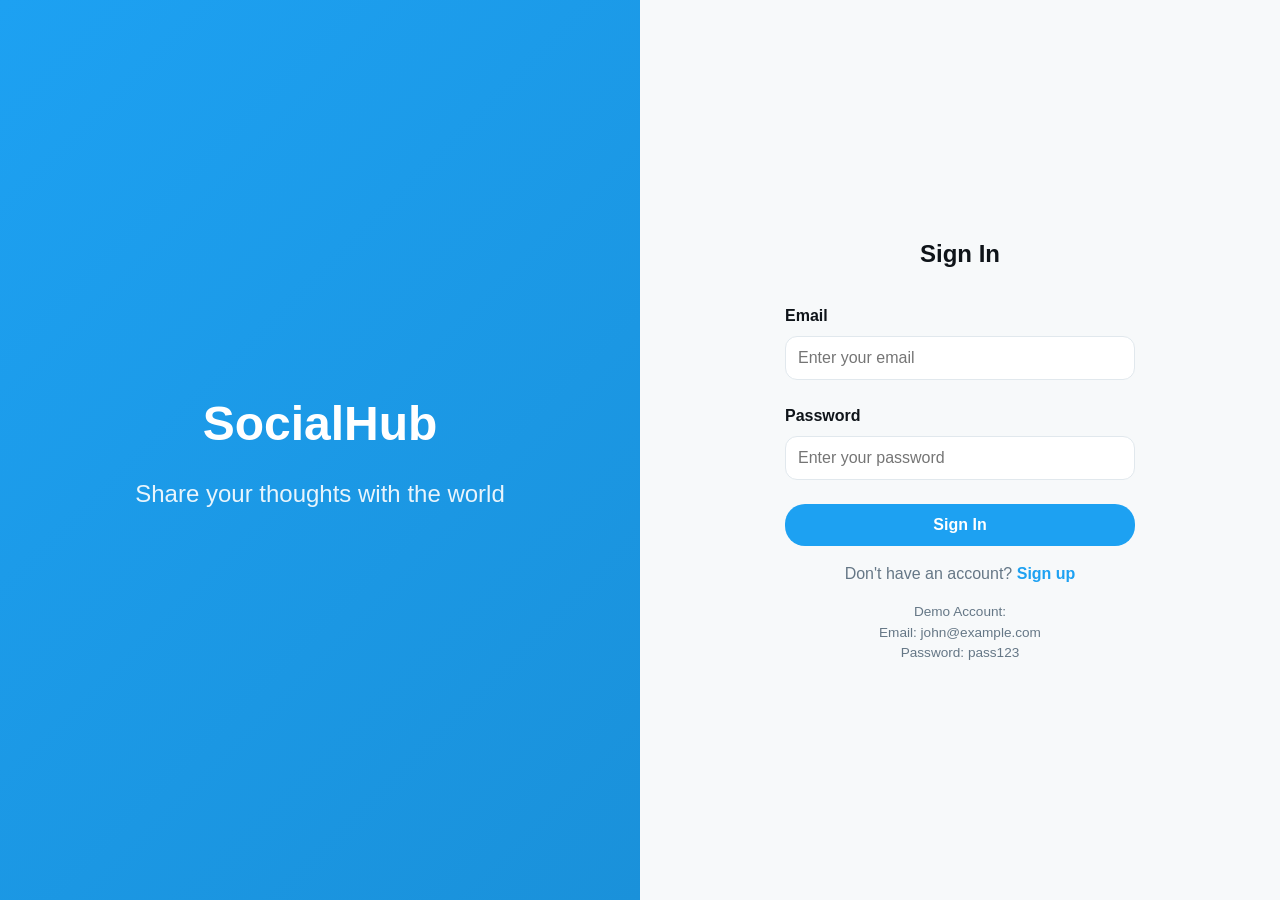
<file: SocialHub/index.html>
<!DOCTYPE html>
<html lang="en">
<head>
  <meta charset="UTF-8">
  <meta name="viewport" content="width=device-width, initial-scale=1.0">
  <title>Home - SocialHub</title>
  <link rel="stylesheet" href="css/style.css">
</head>
<body>
  <!-- Navigation Bar -->
  <nav class="navbar">
    <div class="navbar-container">
      <a href="index.html" class="logo">🌐 SocialHub</a>
      
      <div class="nav-center">
        <input type="text" class="search-box" id="search-input" placeholder="Search users...">
      </div>

      <div class="nav-right">
        <button class="nav-icon" title="Home">🏠</button>
        <button class="nav-icon" title="Notifications">🔔</button>
        <button class="nav-icon" title="Messages">💬</button>
        <button class="nav-icon" onclick="Utils.toggleDarkMode()" title="Dark Mode">🌙</button>
        
        <div id="auth-div" style="display: flex; gap: 0.5rem;">
          <a href="login.html" class="btn btn-secondary">Login</a>
          <a href="register.html" class="btn btn-primary">Sign Up</a>
        </div>

        <div id="user-div" style="display: none; align-items: center; gap: 1rem;">
          <img id="user-avatar-nav" class="user-avatar-nav" alt="User">
          <span style="color: var(--text); font-weight: 600;"><span id="user-name-display">User</span></span>
          <button class="nav-icon" onclick="Auth.logout()" title="Logout">🚪</button>
        </div>

        <button class="menu-toggle" onclick="document.querySelector('.sidebar').classList.toggle('active')">☰</button>
      </div>
    </div>
  </nav>

  <!-- Main Container -->
  <div class="main-container">
    <!-- Left Sidebar -->
    <aside class="sidebar">
      <nav class="sidebar-nav">
        <li><a href="index.html" class="active">🏠 Home</a></li>
        <li><a href="explore.html">🔍 Explore</a></li>
        <li><a href="messages.html">💬 Messages</a></li>
        <li><a href="bookmarks.html">🔖 Bookmarks</a></li>
        <li><a href="#" onclick="goToProfile()">👤 Profile</a></li>
      </nav>
    </aside>

    <!-- Feed -->
    <main class="feed">
      <div class="feed-header">
        <h2>Home</h2>
      </div>

      <!-- Post Composer -->
      <div class="post-composer" id="composer-section" style="display: none;">
        <img id="composer-avatar" class="composer-avatar" alt="Your avatar">
        <div class="composer-form">
          <textarea class="composer-textarea" id="post-textarea" placeholder="What's happening?!"></textarea>
          <div class="composer-actions">
            <div class="composer-icons">
              <button type="button" title="Add image">📷</button>
              <button type="button" title="Add emoji">😊</button>
              <button type="button" title="Add poll">📊</button>
            </div>
            <button class="btn btn-primary" onclick="createPost()">Post</button>
          </div>
        </div>
      </div>

      <!-- Posts Feed -->
      <div id="posts-container">
        <div class="spinner"></div>
      </div>
    </main>

    <!-- Right Sidebar -->
    <aside class="right-sidebar">
      <!-- Trends Card -->
      <div class="card">
        <h3>Trending Hashtags</h3>
        <div id="trends-container">
          <div class="spinner"></div>
        </div>
      </div>

      <!-- Who to Follow Card -->
      <div class="card">
        <h3>Who to follow</h3>
        <div id="suggestions-container">
          <div class="spinner"></div>
        </div>
      </div>
    </aside>
  </div>

  <!-- Modals -->
  <div id="post-detail-modal" class="modal">
    <div class="modal-content">
      <div class="modal-header">
        <h2>Post Details</h2>
        <button class="modal-close" onclick="Utils.closeModal('post-detail-modal')">✕</button>
      </div>
      <div id="post-detail-content"></div>
    </div>
  </div>

  <script src="js/database.js"></script>
  <script src="js/api.js"></script>
  <script src="js/utils.js"></script>
  <script src="js/auth.js"></script>

  <script>
    // Initialize page
    document.addEventListener('DOMContentLoaded', async () => {
      Auth.requireLogin();
      const user = Auth.getCurrentUser();
      
      if (user) {
        document.getElementById('composer-section').style.display = 'block';
        document.getElementById('composer-avatar').src = user.avatar;
        await loadPosts();
        await loadSuggestions();
        await loadTrending();
      }
    });

    // Load posts
    async function loadPosts() {
      const container = document.getElementById('posts-container');
      container.innerHTML = '<div class="spinner"></div>';
      
      try {
        const posts = await SocialAPI.getPosts();
        if (posts.length === 0) {
          container.innerHTML = '<p class="text-center text-muted" style="padding: 2rem;">No posts yet. Follow some users to get started!</p>';
          return;
        }

        const currentUser = Auth.getCurrentUser();
        container.innerHTML = posts.map(post => renderPost(post, currentUser)).join('');
        attachPostListeners();
      } catch (error) {
        container.innerHTML = '<p class="text-center text-muted" style="padding: 2rem;">Error loading posts</p>';
      }
    }

    // Render post with hashtags
    function renderPost(post, currentUser) {
      const user = getDatabase().users.find(u => u.id === post.userId);
      const comments = getDatabase().comments.filter(c => c.postId === post.id);
      
      // Create clickable hashtags
      let contentWithHashtags = Utils.escapeHtml(post.content);
      if (post.hashtags && post.hashtags.length > 0) {
        post.hashtags.forEach(tag => {
          const hashtagRegex = new RegExp(`#${tag}\\b`, 'gi');
          contentWithHashtags = contentWithHashtags.replace(hashtagRegex, `<a href="hashtag.html?tag=${tag}" class="hashtag">#${tag}</a>`);
        });
      }
      
      return `
        <div class="post" data-post-id="${post.id}">
          <div class="post-header">
            <div class="post-user">
              <img src="${user.avatar}" class="post-avatar" alt="${user.name}">
              <div class="post-user-info">
                <a href="profile.html?user=${user.id}" class="post-user-name">${user.name}</a>
                <span class="post-user-handle">@${user.username}</span>
              </div>
            </div>
            <div style="color: var(--text-secondary); font-size: 0.9rem;">${Utils.formatTime(post.timestamp)}${post.isEdited ? ' (edited)' : ''}</div>
          </div>

          <div class="post-content">${contentWithHashtags}</div>
          
          ${post.image ? `<img src="${post.image}" class="post-image" alt="Post image">` : ''}

          <div class="post-stats">
            <div class="post-stat"><span>${Utils.formatCount(post.comments)}</span> Comments</div>
            <div class="post-stat"><span>${Utils.formatCount(post.likes)}</span> Likes</div>
            <div class="post-stat"><span>${Utils.formatCount(post.shares)}</span> Shares</div>
          </div>

          <div class="post-actions">
            <button class="post-action" onclick="replyPost(${post.id})">💬 Reply</button>
            <button class="post-action" onclick="likePost(${post.id})">❤️ Like</button>
            <button class="post-action" onclick="sharePost(${post.id})">🔄 Share</button>
          </div>
        </div>
      `;
    }

    // Create post
    async function createPost() {
      const content = document.getElementById('post-textarea').value;
      if (!content.trim()) {
        Utils.showNotification('Please write something', 'warning');
        return;
      }

      const user = Auth.getCurrentUser();
      try {
        await SocialAPI.createPost(user.id, content);
        document.getElementById('post-textarea').value = '';
        Utils.showNotification('Post created successfully!', 'success');
        await loadPosts();
      } catch (error) {
        Utils.showNotification(error.message, 'error');
      }
    }

    // Like post
    async function likePost(postId) {
      const user = Auth.getCurrentUser();
      const db = getDatabase();
      const post = db.posts.find(p => p.id === postId);
      const isLiked = db.postLikes[postId] && db.postLikes[postId].includes(user.id);

      try {
        if (isLiked) {
          await SocialAPI.unlikePost(postId, user.id);
        } else {
          await SocialAPI.likePost(postId, user.id);
        }
        await loadPosts();
      } catch (error) {
        Utils.showNotification(error.message, 'error');
      }
    }

    // Reply to post
    function replyPost(postId) {
      Utils.showNotification('Reply feature coming soon!', 'info');
    }

    // Share post
    function sharePost(postId) {
      Utils.showNotification('Shared! 🎉', 'success');
    }

    // Load suggestions
    async function loadSuggestions() {
      const container = document.getElementById('suggestions-container');
      const currentUser = Auth.getCurrentUser();
      
      try {
        const users = await SocialAPI.getAllUsers();
        const suggestions = users.filter(u => u.id !== currentUser.id).slice(0, 3);

        container.innerHTML = suggestions.map(user => `
          <div class="people-item">
            <img src="${user.avatar}" class="people-avatar" alt="${user.name}">
            <div class="people-info">
              <a href="profile.html?user=${user.id}" class="people-name">${user.name}</a>
              <div class="people-handle">@${user.username}</div>
            </div>
            <button class="btn btn-primary people-action" onclick="followUser(${user.id})">Follow</button>
          </div>
        `).join('');
      } catch (error) {
        container.innerHTML = '<p class="text-center text-muted">Error loading suggestions</p>';
      }
    }

    // Load trending hashtags
    async function loadTrending() {
      const container = document.getElementById('trends-container');
      try {
        const trending = await SocialAPI.getTrendingHashtags(8);
        if (trending.length === 0) {
          container.innerHTML = '<p class="text-center text-muted">No trending hashtags yet</p>';
          return;
        }

        container.innerHTML = trending.map((trend, index) => `
          <div class="trends-item" onclick="window.location.href='hashtag.html?tag=${trend.tag}'">
            <div class="trend-label">${trend.trend === 'up' ? '📈' : trend.trend === 'down' ? '📉' : '→'} Trending ${index + 1}</div>
            <div class="trend-title">#${trend.tag}</div>
            <div class="trend-count">${Utils.formatCount(trend.posts)} posts</div>
          </div>
        `).join('');
      } catch (error) {
        container.innerHTML = '<p class="text-center text-muted">Error loading trends</p>';
      }
    }

    // Follow user
    async function followUser(userId) {
      const user = Auth.getCurrentUser();
      try {
        await SocialAPI.followUser(user.id, userId);
        Utils.showNotification('User followed!', 'success');
        await loadSuggestions();
      } catch (error) {
        Utils.showNotification(error.message, 'error');
      }
    }

    // Go to profile
    function goToProfile() {
      const user = Auth.getCurrentUser();
      window.location.href = `profile.html?user=${user.id}`;
    }

    // Attach post listeners
    function attachPostListeners() {
      document.querySelectorAll('.post').forEach(post => {
        post.addEventListener('click', function(e) {
          if (!e.target.closest('.post-action') && !e.target.closest('a')) {
            const postId = this.dataset.postId;
            window.location.href = `post.html?id=${postId}`;
          }
        });
      });
    }

    // Search users
    const searchInput = document.getElementById('search-input');
    const debouncedSearch = Utils.debounce(async (query) => {
      if (query.length < 2) return;
      const users = await SocialAPI.searchUsers(query);
      // Show search results (can be enhanced with dropdown)
    }, 300);

    searchInput.addEventListener('input', (e) => {
      debouncedSearch(e.target.value);
    });
  </script>
</body>
</html>
</file>
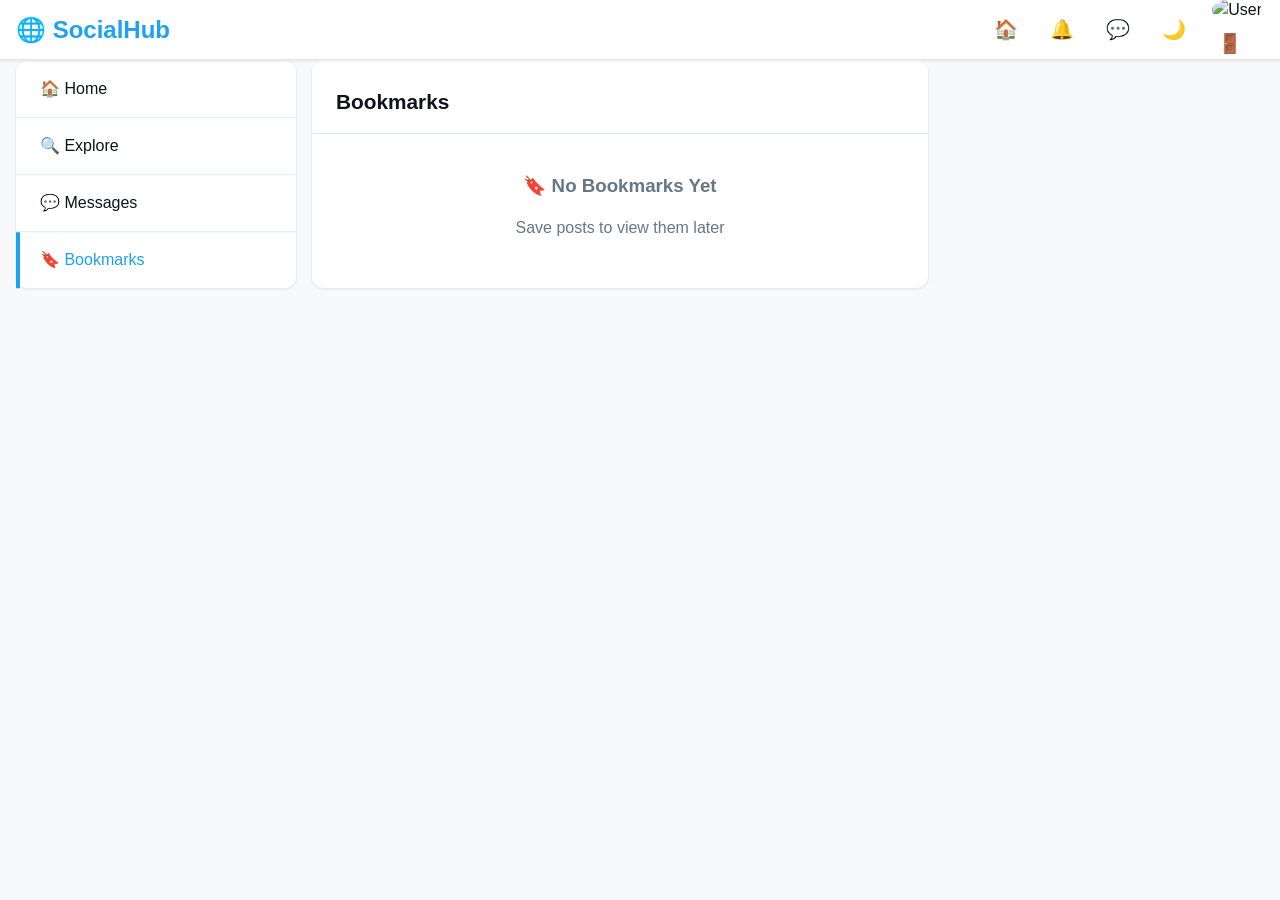
<file: SocialHub/bookmarks.html>
<!DOCTYPE html>
<html lang="en">
<head>
  <meta charset="UTF-8">
  <meta name="viewport" content="width=device-width, initial-scale=1.0">
  <title>Bookmarks - SocialHub</title>
  <link rel="stylesheet" href="css/style.css">
</head>
<body>
  <nav class="navbar">
    <div class="navbar-container">
      <a href="index.html" class="logo">🌐 SocialHub</a>
      <div class="nav-center"></div>
      <div class="nav-right">
        <button class="nav-icon" onclick="window.location.href='index.html'">🏠</button>
        <button class="nav-icon">🔔</button>
        <button class="nav-icon">💬</button>
        <button class="nav-icon" onclick="Utils.toggleDarkMode()">🌙</button>
        <div id="user-div">
          <img id="user-avatar-nav" class="user-avatar-nav" alt="User">
          <button class="nav-icon" onclick="Auth.logout()">🚪</button>
        </div>
      </div>
    </div>
  </nav>

  <div class="main-container">
    <aside class="sidebar">
      <nav class="sidebar-nav">
        <li><a href="index.html">🏠 Home</a></li>
        <li><a href="explore.html">🔍 Explore</a></li>
        <li><a href="messages.html">💬 Messages</a></li>
        <li><a href="bookmarks.html" class="active">🔖 Bookmarks</a></li>
      </nav>
    </aside>

    <main class="feed">
      <div class="feed-header">
        <h2>Bookmarks</h2>
      </div>
      <div style="padding: 3rem; text-align: center;">
        <h3 style="color: var(--text-secondary);">🔖 No Bookmarks Yet</h3>
        <p style="color: var(--text-secondary); margin-top: 1rem;">Save posts to view them later</p>
      </div>
    </main>
  </div>

  <script src="js/database.js"></script>
  <script src="js/api.js"></script>
  <script src="js/utils.js"></script>
  <script src="js/auth.js"></script>
</body>
</html>
</file>
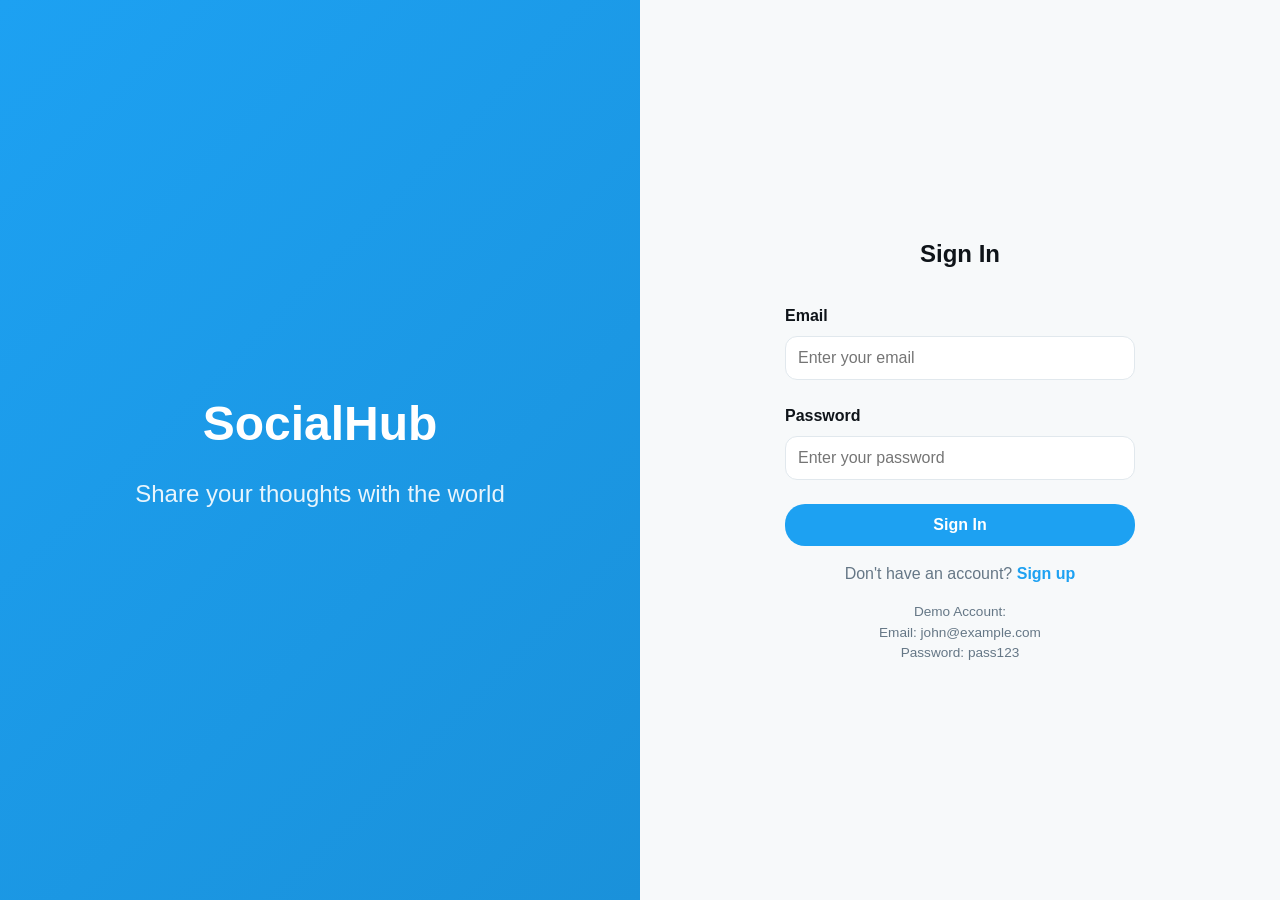
<file: SocialHub/explore.html>
<!DOCTYPE html>
<html lang="en">
<head>
  <meta charset="UTF-8">
  <meta name="viewport" content="width=device-width, initial-scale=1.0">
  <title>Explore - SocialHub</title>
  <link rel="stylesheet" href="css/style.css">
</head>
<body>
  <nav class="navbar">
    <div class="navbar-container">
      <a href="index.html" class="logo">🌐 SocialHub</a>
      <div class="nav-center">
        <input type="text" class="search-box" placeholder="Search users...">
      </div>
      <div class="nav-right">
        <button class="nav-icon" onclick="window.location.href='index.html'">🏠</button>
        <button class="nav-icon">🔔</button>
        <button class="nav-icon">💬</button>
        <button class="nav-icon" onclick="Utils.toggleDarkMode()">🌙</button>
        <div id="auth-div" style="display: flex; gap: 0.5rem;">
          <a href="login.html" class="btn btn-secondary">Login</a>
        </div>
        <div id="user-div" style="display: none; align-items: center; gap: 1rem;">
          <img id="user-avatar-nav" class="user-avatar-nav" alt="User">
          <button class="nav-icon" onclick="Auth.logout()">🚪</button>
        </div>
      </div>
    </div>
  </nav>

  <div class="main-container">
    <aside class="sidebar">
      <nav class="sidebar-nav">
        <li><a href="index.html">🏠 Home</a></li>
        <li><a href="explore.html" class="active">🔍 Explore</a></li>
        <li><a href="messages.html">💬 Messages</a></li>
        <li><a href="bookmarks.html">🔖 Bookmarks</a></li>
      </nav>
    </aside>

    <main class="feed">
      <div class="feed-header">
        <h2>Explore</h2>
      </div>
      <div style="padding: 3rem; text-align: center;">
        <h3>Discover New Trends & Users</h3>
        <p style="color: var(--text-secondary); margin-top: 1rem;">Explore the latest posts and users in SocialHub</p>
        <div id="explore-container" style="margin-top: 2rem;">
          <div class="spinner"></div>
        </div>
      </div>
    </main>

    <aside class="right-sidebar">
      <div class="card">
        <h3>Popular Topics</h3>
        <div class="trends-item">
          <div class="trend-label">Trending Worldwide</div>
          <div class="trend-title">#WebDevelopment</div>
          <div class="trend-count">1.2M posts</div>
        </div>
        <div class="trends-item">
          <div class="trend-label">Technology · Trending</div>
          <div class="trend-title">JavaScript</div>
          <div class="trend-count">892K posts</div>
        </div>
      </div>
    </aside>
  </div>

  <script src="js/database.js"></script>
  <script src="js/api.js"></script>
  <script src="js/utils.js"></script>
  <script src="js/auth.js"></script>

  <script>
    document.addEventListener('DOMContentLoaded', async () => {
      Auth.requireLogin();
      const posts = await SocialAPI.getPosts();
      const container = document.getElementById('explore-container');
      
      container.innerHTML = posts.map(post => {
        const user = getDatabase().users.find(u => u.id === post.userId);
        return `
          <div class="post" onclick="window.location.href='post.html?id=${post.id}'">
            <div class="post-header">
              <div class="post-user">
                <img src="${user.avatar}" class="post-avatar" alt="${user.name}">
                <div>
                  <a href="profile.html?user=${user.id}" class="post-user-name">${user.name}</a>
                  <span class="post-user-handle">@${user.username}</span>
                </div>
              </div>
            </div>
            <div class="post-content">${Utils.escapeHtml(post.content)}</div>
            ${post.image ? `<img src="${post.image}" class="post-image">` : ''}
          </div>
        `;
      }).join('');
    });
  </script>
</body>
</html>
</file>
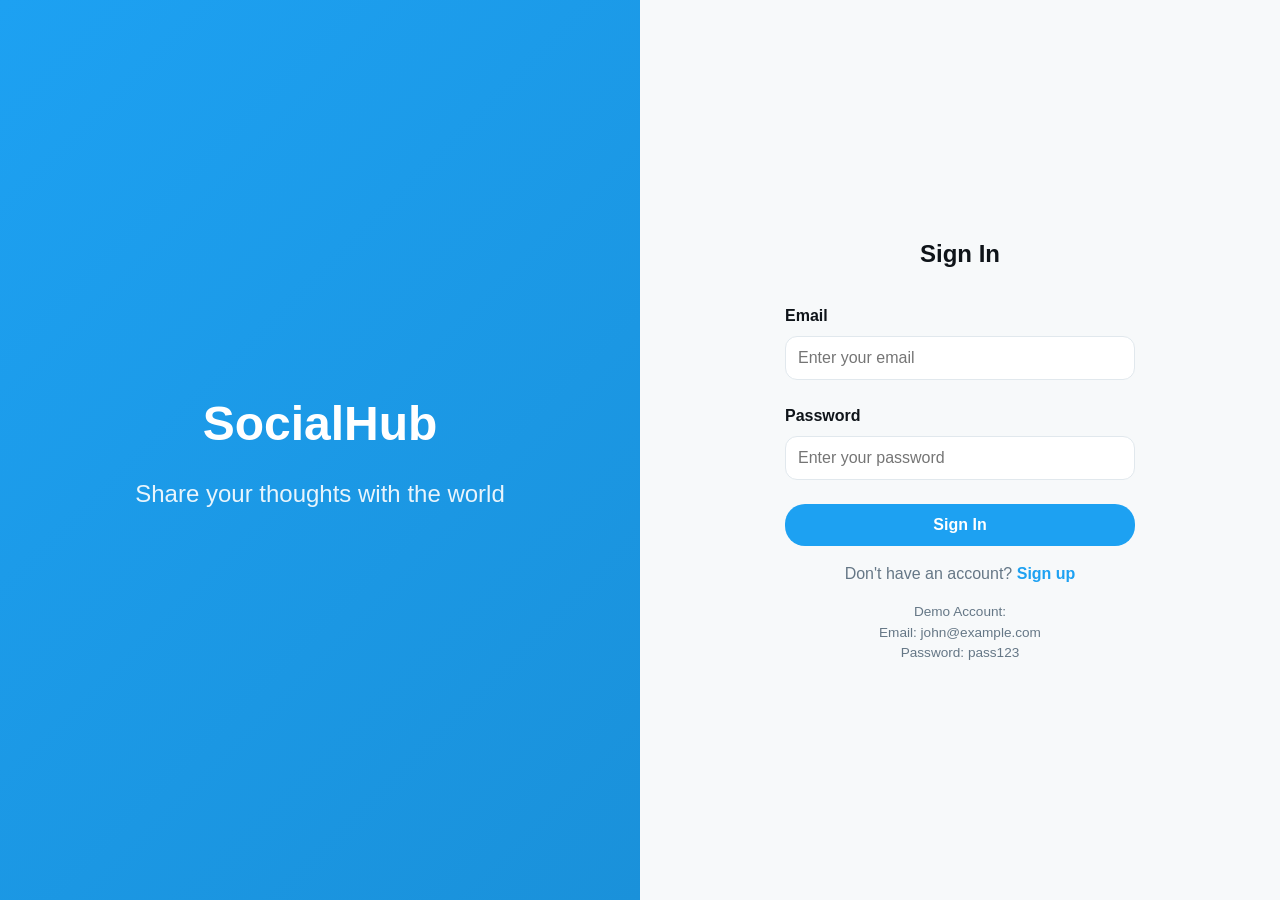
<file: SocialHub/hashtag.html>
<!DOCTYPE html>
<html lang="en">
<head>
  <meta charset="UTF-8">
  <meta name="viewport" content="width=device-width, initial-scale=1.0">
  <title>Hashtag - SocialHub</title>
  <link rel="stylesheet" href="css/style.css">
</head>
<body>
  <nav class="navbar">
    <div class="navbar-container">
      <a href="index.html" class="logo">🌐 SocialHub</a>
      <div class="nav-center">
        <input type="text" class="search-box" placeholder="Search users...">
      </div>
      <div class="nav-right">
        <button class="nav-icon" onclick="window.location.href='index.html'">🏠</button>
        <button class="nav-icon">🔔</button>
        <button class="nav-icon">💬</button>
        <button class="nav-icon" onclick="Utils.toggleDarkMode()">🌙</button>
        <div id="auth-div" style="display: flex; gap: 0.5rem;">
          <a href="login.html" class="btn btn-secondary">Login</a>
        </div>
        <div id="user-div" style="display: none; align-items: center; gap: 1rem;">
          <img id="user-avatar-nav" class="user-avatar-nav" alt="User">
          <button class="nav-icon" onclick="Auth.logout()">🚪</button>
        </div>
      </div>
    </div>
  </nav>

  <div class="main-container">
    <aside class="sidebar">
      <nav class="sidebar-nav">
        <li><a href="index.html">🏠 Home</a></li>
        <li><a href="explore.html">🔍 Explore</a></li>
        <li><a href="messages.html">💬 Messages</a></li>
        <li><a href="bookmarks.html">🔖 Bookmarks</a></li>
      </nav>
    </aside>

    <main class="feed">
      <div class="feed-header">
        <h2 id="hashtag-title"># Loading...</h2>
        <p id="hashtag-stats" style="color: var(--text-secondary); font-size: 0.9rem; margin-top: 0.5rem;">
          <span id="post-count">0</span> posts
        </p>
      </div>

      <div id="hashtag-posts">
        <div class="spinner"></div>
      </div>
    </main>

    <aside class="right-sidebar">
      <div class="card">
        <h3>Related Hashtags</h3>
        <div id="related-hashtags">
          <div class="spinner"></div>
        </div>
      </div>
    </aside>
  </div>

  <script src="js/database.js"></script>
  <script src="js/api.js"></script>
  <script src="js/utils.js"></script>
  <script src="js/auth.js"></script>

  <script>
    let currentTag;

    document.addEventListener('DOMContentLoaded', async () => {
      Auth.requireLogin();
      const params = new URLSearchParams(window.location.search);
      currentTag = params.get('tag');

      if (!currentTag) {
        document.getElementById('hashtag-posts').innerHTML = '<p class="text-center text-muted" style="padding: 2rem;">No hashtag specified</p>';
        return;
      }

      document.getElementById('hashtag-title').textContent = `#${currentTag}`;
      await loadHashtagPosts();
      await loadRelatedHashtags();
    });

    async function loadHashtagPosts() {
      const container = document.getElementById('hashtag-posts');
      try {
        const posts = await SocialAPI.getPostsByHashtag(currentTag);
        
        document.getElementById('post-count').textContent = posts.length;

        if (posts.length === 0) {
          container.innerHTML = '<p class="text-center text-muted" style="padding: 2rem;">No posts with this hashtag yet</p>';
          return;
        }

        container.innerHTML = posts.map(post => {
          const user = getDatabase().users.find(u => u.id === post.userId);
          
          // Create clickable hashtags
          let contentWithHashtags = Utils.escapeHtml(post.content);
          if (post.hashtags && post.hashtags.length > 0) {
            post.hashtags.forEach(tag => {
              const hashtagRegex = new RegExp(`#${tag}\\b`, 'gi');
              contentWithHashtags = contentWithHashtags.replace(hashtagRegex, `<a href="hashtag.html?tag=${tag}" class="hashtag">#${tag}</a>`);
            });
          }

          return `
            <div class="post" onclick="window.location.href='post.html?id=${post.id}'">
              <div class="post-header">
                <div class="post-user">
                  <img src="${user.avatar}" class="post-avatar" alt="${user.name}">
                  <div class="post-user-info">
                    <a href="profile.html?user=${user.id}" class="post-user-name">${user.name}</a>
                    <span class="post-user-handle">@${user.username}</span>
                  </div>
                </div>
                <div style="color: var(--text-secondary); font-size: 0.9rem;">${Utils.formatTime(post.timestamp)}</div>
              </div>
              <div class="post-content">${contentWithHashtags}</div>
              ${post.image ? `<img src="${post.image}" class="post-image">` : ''}
              <div class="post-stats">
                <div class="post-stat"><span>${Utils.formatCount(post.likes)}</span> Likes</div>
              </div>
            </div>
          `;
        }).join('');
      } catch (error) {
        container.innerHTML = '<p class="text-center text-muted" style="padding: 2rem;">Error loading posts</p>';
      }
    }

    async function loadRelatedHashtags() {
      const container = document.getElementById('related-hashtags');
      try {
        const allTrending = await SocialAPI.getTrendingHashtags(10);
        const related = allTrending.filter(h => h.tag !== currentTag).slice(0, 5);

        if (related.length === 0) {
          container.innerHTML = '<p class="text-center text-muted">No related hashtags</p>';
          return;
        }

        container.innerHTML = related.map(trend => `
          <div class="trends-item" onclick="window.location.href='hashtag.html?tag=${trend.tag}'">
            <div class="trend-title">#${trend.tag}</div>
            <div class="trend-count">${Utils.formatCount(trend.posts)} posts</div>
          </div>
        `).join('');
      } catch (error) {
        container.innerHTML = '<p class="text-center text-muted">Error loading hashtags</p>';
      }
    }
  </script>
</body>
</html>
</file>
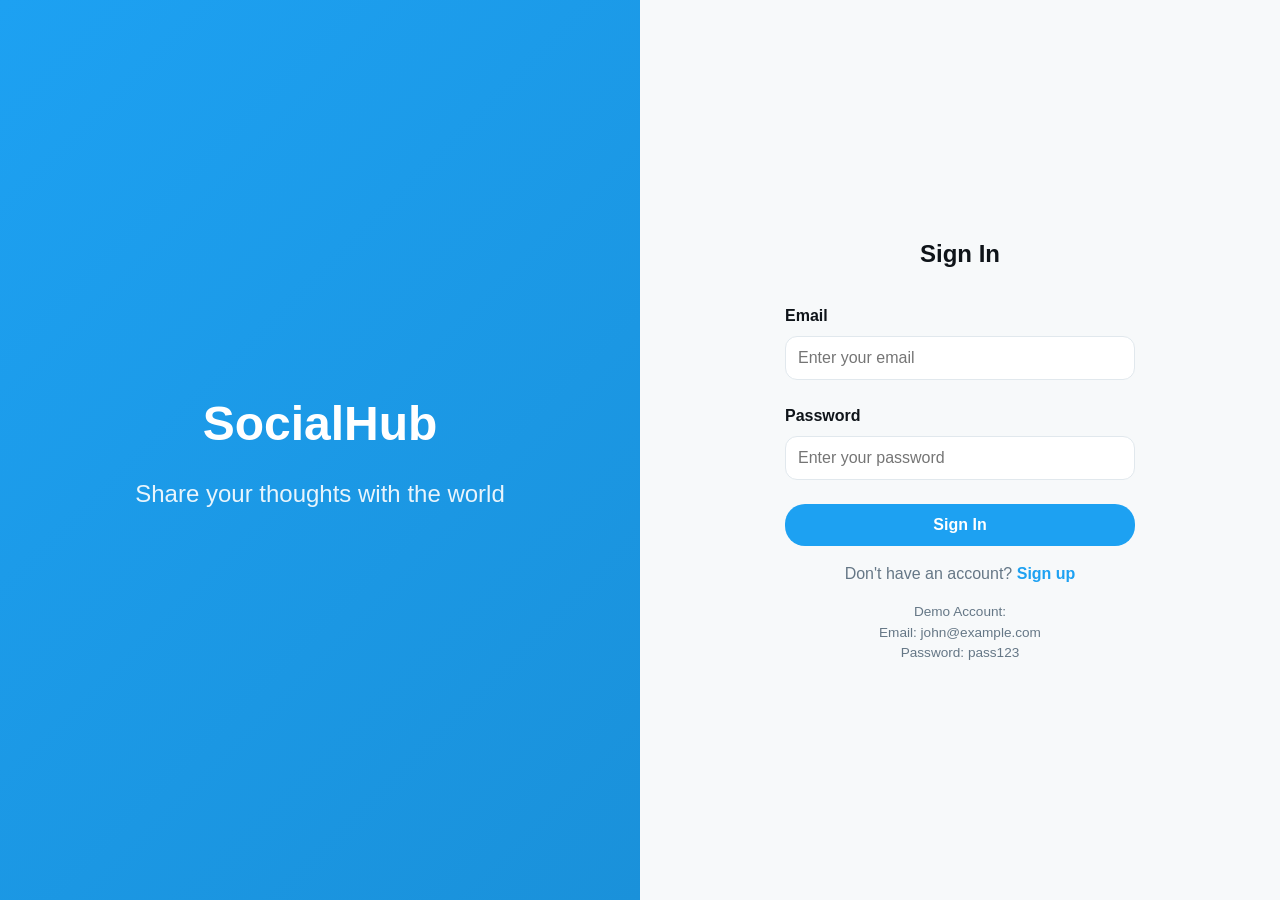
<file: SocialHub/login.html>
<!DOCTYPE html>
<html lang="en">
<head>
  <meta charset="UTF-8">
  <meta name="viewport" content="width=device-width, initial-scale=1.0">
  <title>Login - SocialHub</title>
  <link rel="stylesheet" href="css/style.css">
</head>
<body>
  <div style="display: flex; height: 100vh;">
    <!-- Left side -->
    <div style="flex: 1; background: linear-gradient(135deg, #1da1f2 0%, #1a91da 100%); display: flex; flex-direction: column; justify-content: center; align-items: center; color: white; padding: 2rem;">
      <div style="text-align: center;">
        <h1 style="font-size: 3rem; margin-bottom: 1rem;">SocialHub</h1>
        <p style="font-size: 1.5rem; opacity: 0.9;">Share your thoughts with the world</p>
      </div>
    </div>

    <!-- Right side -->
    <div style="flex: 1; display: flex; justify-content: center; align-items: center; padding: 2rem;">
      <div style="width: 100%; max-width: 350px;">
        <h2 style="margin-bottom: 2rem; text-align: center;">Sign In</h2>

        <form id="login-form">
          <div class="form-group">
            <label for="email">Email</label>
            <input type="email" id="email" name="email" placeholder="Enter your email" required>
          </div>

          <div class="form-group">
            <label for="password">Password</label>
            <input type="password" id="password" name="password" placeholder="Enter your password" required>
          </div>

          <button type="submit" class="btn btn-primary" style="width: 100%; padding: 0.75rem; font-size: 1rem; margin-bottom: 1rem;">
            Sign In
          </button>
        </form>

        <p style="text-align: center; color: var(--text-secondary); margin-bottom: 1rem;">
          Don't have an account? <a href="register.html" style="color: var(--primary); text-decoration: none; font-weight: 600;">Sign up</a>
        </p>

        <p style="text-align: center; font-size: 0.85rem; color: var(--text-secondary);">
          Demo Account:<br>
          Email: john@example.com<br>
          Password: pass123
        </p>
      </div>
    </div>
  </div>

  <script src="js/database.js"></script>
  <script src="js/api.js"></script>
  <script src="js/utils.js"></script>
  <script src="js/auth.js"></script>

  <script>
    document.getElementById('login-form').addEventListener('submit', async (e) => {
      e.preventDefault();
      const email = document.getElementById('email').value;
      const password = document.getElementById('password').value;
      const btn = e.target.querySelector('button');
      btn.disabled = true;
      btn.textContent = 'Signing in...';

      try {
        await SocialAPI.login(email, password);
        window.location.href = 'index.html';
      } catch (error) {
        Utils.showNotification(error.message, 'error');
        btn.disabled = false;
        btn.textContent = 'Sign In';
      }
    });
  </script>
</body>
</html>
</file>
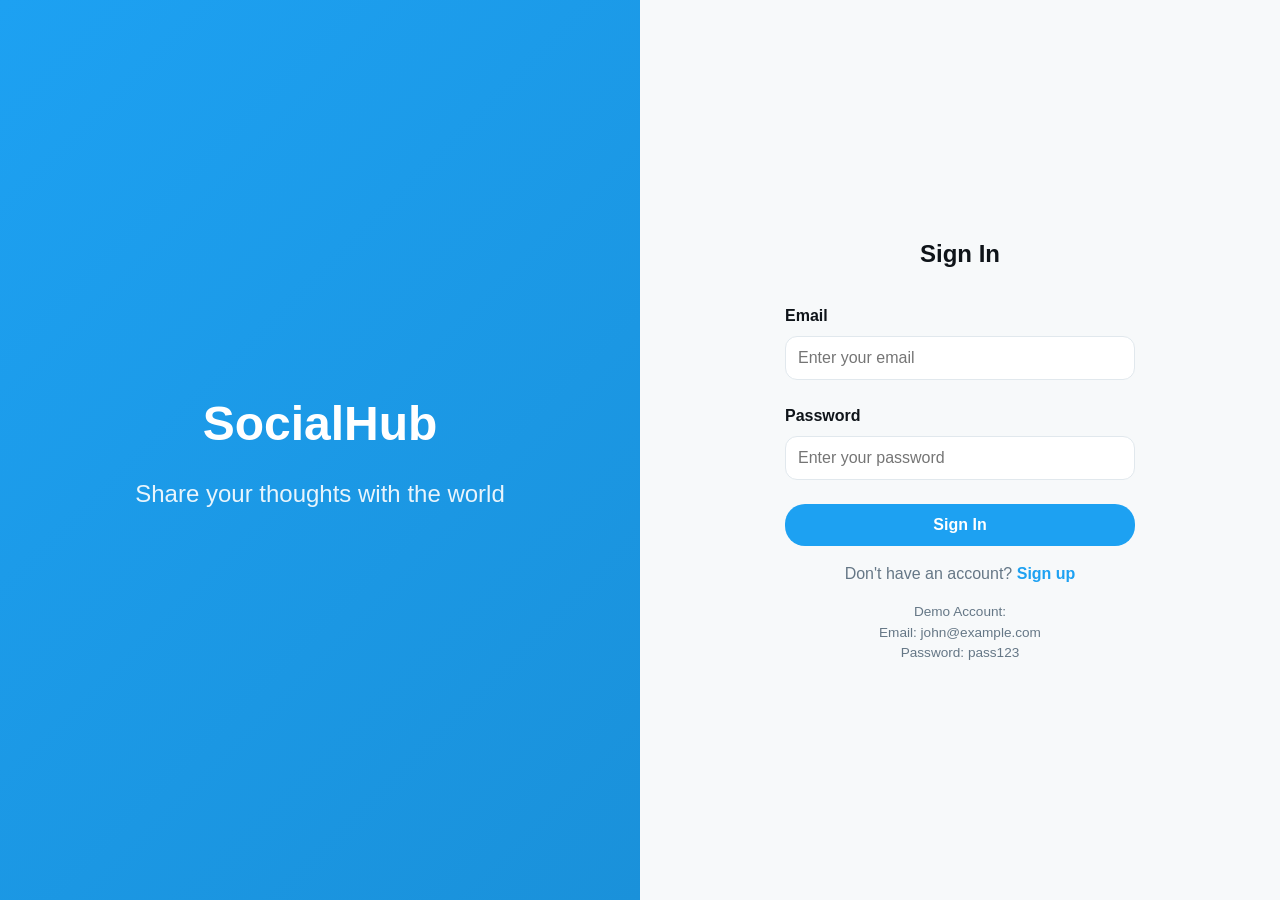
<file: SocialHub/messages.html>
<!DOCTYPE html>
<html lang="en">
<head>
  <meta charset="UTF-8">
  <meta name="viewport" content="width=device-width, initial-scale=1.0">
  <title>Messages - SocialHub</title>
  <link rel="stylesheet" href="css/style.css">
  <style>
    .messages-container {
      display: grid;
      grid-template-columns: 300px 1fr;
      height: calc(100vh - 70px);
      gap: 0;
    }

    .conversations-list {
      border-right: 1px solid var(--border);
      overflow-y: auto;
    }

    .conversation-item {
      padding: 1rem;
      border-bottom: 1px solid var(--border);
      cursor: pointer;
      transition: var(--transition);
    }

    .conversation-item:hover {
      background-color: var(--bg-secondary);
    }

    .conversation-item.active {
      background-color: var(--bg-secondary);
      border-left: 4px solid var(--primary);
    }

    .conversation-user {
      display: flex;
      align-items: center;
      gap: 0.75rem;
    }

    .conversation-avatar {
      width: 40px;
      height: 40px;
      border-radius: 50%;
    }

    .conversation-info {
      flex: 1;
      min-width: 0;
    }

    .conversation-name {
      font-weight: 600;
      color: var(--text);
      white-space: nowrap;
      overflow: hidden;
      text-overflow: ellipsis;
    }

    .conversation-preview {
      font-size: 0.85rem;
      color: var(--text-secondary);
      white-space: nowrap;
      overflow: hidden;
      text-overflow: ellipsis;
      margin-top: 0.25rem;
    }

    .unread-badge {
      background-color: var(--primary);
      color: white;
      border-radius: 50%;
      width: 24px;
      height: 24px;
      display: flex;
      align-items: center;
      justify-content: center;
      font-size: 0.75rem;
      font-weight: 700;
    }

    .chat-area {
      display: flex;
      flex-direction: column;
    }

    .chat-header {
      padding: 1rem;
      border-bottom: 1px solid var(--border);
      display: flex;
      align-items: center;
      gap: 1rem;
    }

    .chat-header-user {
      display: flex;
      align-items: center;
      gap: 0.75rem;
      flex: 1;
    }

    .chat-messages {
      flex: 1;
      overflow-y: auto;
      padding: 1.5rem;
      display: flex;
      flex-direction: column;
      gap: 1rem;
    }

    .message {
      display: flex;
      gap: 0.75rem;
      margin-bottom: 0.5rem;
    }

    .message.sent {
      justify-content: flex-end;
    }

    .message.received {
      justify-content: flex-start;
    }

    .message-avatar {
      width: 32px;
      height: 32px;
      border-radius: 50%;
    }

    .message-bubble {
      max-width: 70%;
      padding: 0.75rem 1rem;
      border-radius: 18px;
      word-wrap: break-word;
    }

    .message.sent .message-bubble {
      background-color: var(--primary);
      color: white;
    }

    .message.received .message-bubble {
      background-color: var(--bg-secondary);
      color: var(--text);
    }

    .message-time {
      font-size: 0.75rem;
      color: var(--text-secondary);
      margin-top: 0.25rem;
    }

    .chat-input-area {
      padding: 1rem;
      border-top: 1px solid var(--border);
      display: flex;
      gap: 0.75rem;
    }

    .chat-input {
      flex: 1;
      display: flex;
      gap: 0.5rem;
    }

    .chat-input input {
      flex: 1;
      padding: 0.75rem;
      border: 1px solid var(--border);
      border-radius: 20px;
      background-color: var(--bg-secondary);
      color: var(--text);
      font-family: inherit;
    }

    .chat-input input:focus {
      outline: none;
      border-color: var(--primary);
    }

    .chat-input button {
      width: 40px;
      height: 40px;
      border: none;
      border-radius: 50%;
      background-color: var(--primary);
      color: white;
      cursor: pointer;
      display: flex;
      align-items: center;
      justify-content: center;
      font-size: 1.2rem;
    }

    .chat-placeholder {
      flex: 1;
      display: flex;
      align-items: center;
      justify-content: center;
      color: var(--text-secondary);
      text-align: center;
    }

    @media (max-width: 768px) {
      .messages-container {
        grid-template-columns: 1fr;
      }

      .conversations-list {
        display: none;
      }

      .chat-area {
        height: 100%;
      }
    }
  </style>
</head>
<body>
  <nav class="navbar">
    <div class="navbar-container">
      <a href="index.html" class="logo">🌐 SocialHub</a>
      <div class="nav-center"></div>
      <div class="nav-right">
        <button class="nav-icon" onclick="window.location.href='index.html'">🏠</button>
        <button class="nav-icon">🔔</button>
        <button class="nav-icon" style="color: var(--primary);">💬</button>
        <button class="nav-icon" onclick="Utils.toggleDarkMode()">🌙</button>
        <div id="user-div">
          <img id="user-avatar-nav" class="user-avatar-nav" alt="User">
          <button class="nav-icon" onclick="Auth.logout()">🚪</button>
        </div>
      </div>
    </div>
  </nav>

  <div class="messages-container">
    <div class="conversations-list" id="conversations-list">
      <div class="spinner" style="margin: 2rem;"></div>
    </div>

    <div class="chat-area" id="chat-area">
      <div class="chat-placeholder">
        <p>Select a conversation to start messaging</p>
      </div>
    </div>
  </div>

  <script src="js/database.js"></script>
  <script src="js/api.js"></script>
  <script src="js/utils.js"></script>
  <script src="js/auth.js"></script>

  <script>
    let currentUser;
    let selectedUserId = null;

    document.addEventListener('DOMContentLoaded', async () => {
      Auth.requireLogin();
      currentUser = Auth.getCurrentUser();
      await loadConversations();
    });

    async function loadConversations() {
      const container = document.getElementById('conversations-list');
      try {
        const conversations = await SocialAPI.getConversations(currentUser.id);
        
        if (conversations.length === 0) {
          container.innerHTML = '<p class="text-center text-muted" style="padding: 2rem;">No conversations yet</p>';
          return;
        }

        container.innerHTML = conversations.map(conv => `
          <div class="conversation-item" onclick="openConversation(${conv.userId})">
            <div class="conversation-user">
              <img src="${conv.user.avatar}" class="conversation-avatar" alt="${conv.user.name}">
              <div class="conversation-info">
                <div class="conversation-name">${conv.user.name}</div>
                <div class="conversation-preview">${Utils.truncate(conv.lastMessage, 40)}</div>
              </div>
              ${conv.unreadCount > 0 ? `<div class="unread-badge">${conv.unreadCount}</div>` : ''}
            </div>
          </div>
        `).join('');
      } catch (error) {
        container.innerHTML = '<p class="text-center text-muted" style="padding: 2rem;">Error loading conversations</p>';
      }
    }

    async function openConversation(userId) {
      selectedUserId = userId;
      const otherUser = (await SocialAPI.getUser(userId));
      
      const chatArea = document.getElementById('chat-area');
      chatArea.innerHTML = `
        <div class="chat-header">
          <div class="chat-header-user">
            <img src="${otherUser.avatar}" class="conversation-avatar" alt="${otherUser.name}">
            <div>
              <div class="conversation-name">${otherUser.name}</div>
              <div class="conversation-preview">@${otherUser.username}</div>
            </div>
          </div>
        </div>
        <div class="chat-messages" id="messages-container">
          <div class="spinner" style="margin: auto;"></div>
        </div>
        <div class="chat-input-area">
          <div class="chat-input">
            <input type="text" id="message-input" placeholder="Type a message..." autocomplete="off">
            <button onclick="sendMessage()">📤</button>
          </div>
        </div>
      `;

      // Load messages
      await loadMessages(userId);

      // Setup send button
      document.getElementById('message-input').addEventListener('keypress', (e) => {
        if (e.key === 'Enter') sendMessage();
      });

      // Scroll to bottom
      setTimeout(() => {
        const container = document.getElementById('messages-container');
        container.scrollTop = container.scrollHeight;
      }, 300);

      // Update conversation list styling
      document.querySelectorAll('.conversation-item').forEach(item => {
        item.classList.remove('active');
      });
      event.target.closest('.conversation-item').classList.add('active');
    }

    async function loadMessages(userId) {
      const container = document.getElementById('messages-container');
      try {
        const messages = await SocialAPI.getConversationMessages(currentUser.id, userId);
        
        container.innerHTML = messages.map(msg => {
          const isSent = msg.senderId === currentUser.id;
          const user = getDatabase().users.find(u => u.id === msg.senderId);
          
          return `
            <div class="message ${isSent ? 'sent' : 'received'}">
              ${!isSent ? `<img src="${user.avatar}" class="message-avatar" alt="">` : ''}
              <div>
                <div class="message-bubble">${Utils.escapeHtml(msg.content)}</div>
                <div class="message-time">${Utils.formatTime(msg.timestamp)}</div>
              </div>
            </div>
          `;
        }).join('');

        // Scroll to bottom
        setTimeout(() => {
          container.scrollTop = container.scrollHeight;
        }, 100);
      } catch (error) {
        container.innerHTML = '<p class="text-center text-muted">Error loading messages</p>';
      }
    }

    async function sendMessage() {
      const input = document.getElementById('message-input');
      const message = input.value.trim();

      if (!message || !selectedUserId) return;

      try {
        await SocialAPI.sendMessage(currentUser.id, selectedUserId, message);
        input.value = '';
        await loadMessages(selectedUserId);
        await loadConversations();
      } catch (error) {
        Utils.showNotification(error.message, 'error');
      }
    }
  </script>
</body>
</html>
</file>
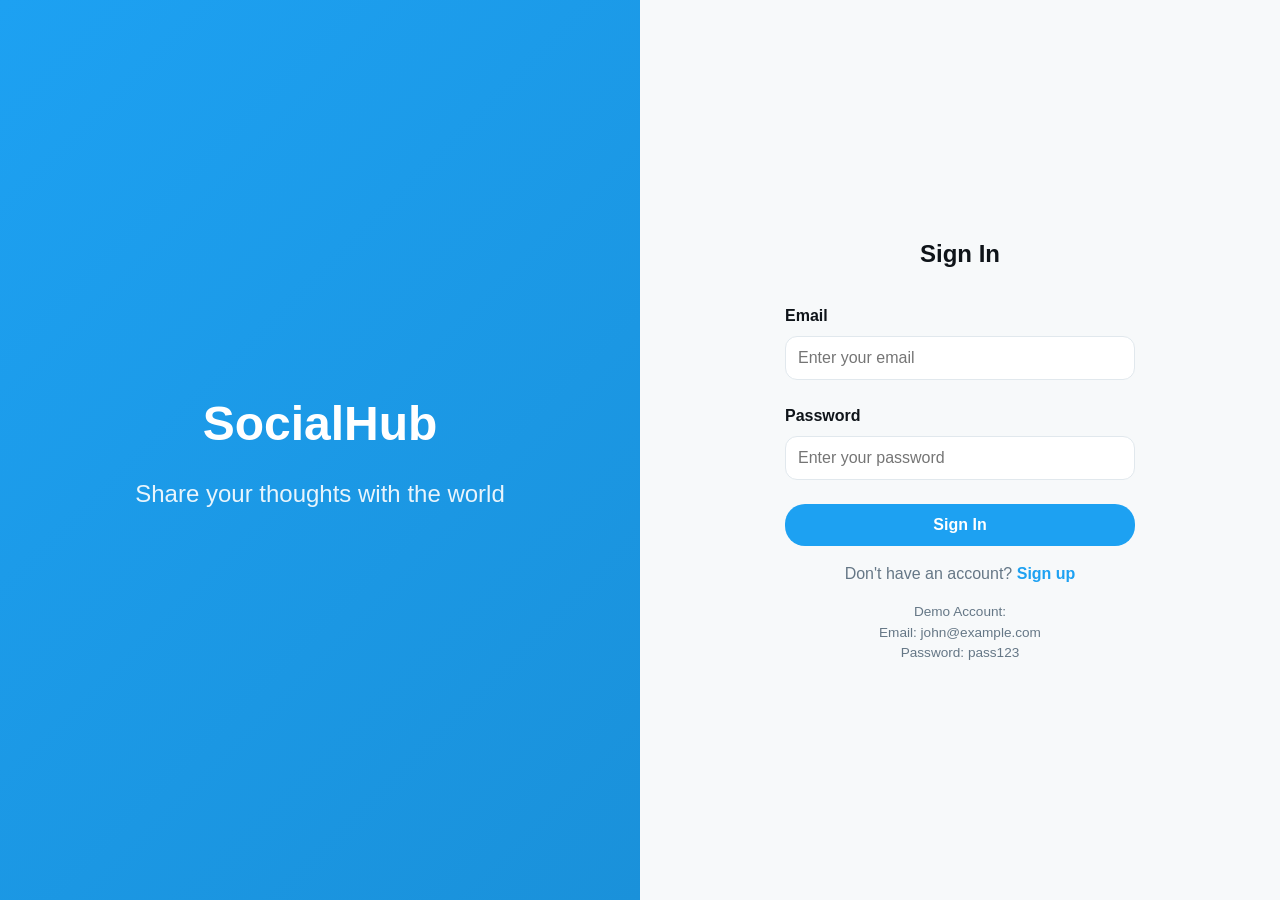
<file: SocialHub/profile.html>
<!DOCTYPE html>
<html lang="en">
<head>
  <meta charset="UTF-8">
  <meta name="viewport" content="width=device-width, initial-scale=1.0">
  <title>Profile - SocialHub</title>
  <link rel="stylesheet" href="css/style.css">
</head>
<body>
  <!-- Navigation Bar -->
  <nav class="navbar">
    <div class="navbar-container">
      <a href="index.html" class="logo">🌐 SocialHub</a>
      
      <div class="nav-center">
        <input type="text" class="search-box" placeholder="Search users...">
      </div>

      <div class="nav-right">
        <button class="nav-icon" title="Home" onclick="window.location.href='index.html'">🏠</button>
        <button class="nav-icon" title="Notifications">🔔</button>
        <button class="nav-icon" title="Messages">💬</button>
        <button class="nav-icon" onclick="Utils.toggleDarkMode()" title="Dark Mode">🌙</button>
        
        <div id="auth-div" style="display: flex; gap: 0.5rem;">
          <a href="login.html" class="btn btn-secondary">Login</a>
          <a href="register.html" class="btn btn-primary">Sign Up</a>
        </div>

        <div id="user-div" style="display: none; align-items: center; gap: 1rem;">
          <img id="user-avatar-nav" class="user-avatar-nav" alt="User">
          <button class="nav-icon" onclick="Auth.logout()" title="Logout">🚪</button>
        </div>

        <button class="menu-toggle" onclick="document.querySelector('.sidebar').classList.toggle('active')">☰</button>
      </div>
    </div>
  </nav>

  <!-- Main Container -->
  <div class="main-container">
    <!-- Left Sidebar -->
    <aside class="sidebar">
      <nav class="sidebar-nav">
        <li><a href="index.html">🏠 Home</a></li>
        <li><a href="explore.html">🔍 Explore</a></li>
        <li><a href="messages.html">💬 Messages</a></li>
        <li><a href="bookmarks.html">🔖 Bookmarks</a></li>
        <li><a href="#" onclick="goToProfile()" class="active">👤 Profile</a></li>
      </nav>
    </aside>

    <!-- Feed -->
    <main class="feed">
      <!-- Profile Header -->
      <div class="profile-header" id="profile-header">
        <div class="spinner" style="margin-top: 2rem;"></div>
      </div>

      <!-- User Posts -->
      <div id="user-posts-container">
        <div class="spinner"></div>
      </div>
    </main>

    <!-- Right Sidebar -->
    <aside class="right-sidebar">
      <div class="card" id="profile-card">
        <div class="spinner"></div>
      </div>
    </aside>
  </div>

  <!-- Edit Profile Modal -->
  <div id="edit-profile-modal" class="modal">
    <div class="modal-content">
      <div class="modal-header">
        <h2>Edit Profile</h2>
        <button class="modal-close" onclick="Utils.closeModal('edit-profile-modal')">✕</button>
      </div>

      <form id="edit-profile-form">
        <div class="form-group">
          <label for="edit-name">Name</label>
          <input type="text" id="edit-name" required>
        </div>

        <div class="form-group">
          <label for="edit-bio">Bio</label>
          <textarea id="edit-bio" style="min-height: 80px;"></textarea>
        </div>

        <div class="form-group">
          <button type="submit" class="btn btn-primary" style="width: 100%;">Save Changes</button>
        </div>
      </form>
    </div>
  </div>

  <script src="js/database.js"></script>
  <script src="js/api.js"></script>
  <script src="js/utils.js"></script>
  <script src="js/auth.js"></script>

  <script>
    let profileUserId;
    let currentUser;

    document.addEventListener('DOMContentLoaded', async () => {
      Auth.requireLogin();
      currentUser = Auth.getCurrentUser();
      
      const params = new URLSearchParams(window.location.search);
      profileUserId = parseInt(params.get('user')) || currentUser.id;

      await loadProfile();
      await loadUserPosts();
    });

    // Load user profile
    async function loadProfile() {
      try {
        const user = await SocialAPI.getUser(profileUserId);
        const followers = await SocialAPI.getFollowers(profileUserId);
        const following = await SocialAPI.getFollowing(profileUserId);
        const isFollowing = await SocialAPI.isFollowing(currentUser.id, profileUserId);

        const headerHTML = `
          <img src="${user.cover}" style="width: 100%; height: 300px; object-fit: cover;">
          
          <div class="profile-info">
            <img src="${user.avatar}" class="profile-avatar" alt="${user.name}">
            <div>
              <button class="btn ${isFollowing ? 'btn-secondary' : 'btn-primary'}" 
                onclick="toggleFollow(${user.id})" 
                ${user.id === currentUser.id ? 'style="display:none;"' : ''}>
                ${isFollowing ? 'Unfollow' : 'Follow'}
              </button>
              ${user.id === currentUser.id ? `<button class="btn btn-secondary" onclick="Utils.openModal('edit-profile-modal')">Edit</button>` : ''}
            </div>
          </div>

          <div style="padding: 0 1.5rem; border-bottom: 1px solid var(--border); padding-bottom: 1.5rem;">
            <h2 class="profile-name">${user.name} ${user.isVerified ? '✓' : ''}</h2>
            <p class="profile-handle">@${user.username}</p>
            <p class="profile-bio">${user.bio}</p>
            <div class="profile-meta">
              <span class="profile-meta-item">📅 Joined ${user.joinDate}</span>
            </div>
          </div>

          <div class="profile-stats">
            <div class="profile-stat">
              <div class="profile-stat-value">${Utils.formatCount(user.posts)}</div>
              <div class="profile-stat-label">Posts</div>
            </div>
            <div class="profile-stat">
              <div class="profile-stat-value">${Utils.formatCount(user.following)}</div>
              <div class="profile-stat-label">Following</div>
            </div>
            <div class="profile-stat">
              <div class="profile-stat-value">${Utils.formatCount(user.followers)}</div>
              <div class="profile-stat-label">Followers</div>
            </div>
          </div>
        `;

        document.getElementById('profile-header').innerHTML = headerHTML;

        // Update profile card
        const cardHTML = `
          <h3>Profile</h3>
          <div style="padding: 1rem 0;">
            <p><strong>${user.name}</strong></p>
            <p style="color: var(--text-secondary);">@${user.username}</p>
            <p style="margin: 0.5rem 0;">${user.bio}</p>
            <div style="margin-top: 1rem;">
              <div style="margin-bottom: 0.5rem;"><strong>${Utils.formatCount(followers.length)}</strong> Followers</div>
              <div><strong>${Utils.formatCount(following.length)}</strong> Following</div>
            </div>
          </div>
        `;

        document.getElementById('profile-card').innerHTML = cardHTML;

        // Setup edit form
        if (profileUserId === currentUser.id) {
          document.getElementById('edit-name').value = user.name;
          document.getElementById('edit-bio').value = user.bio;

          document.getElementById('edit-profile-form').addEventListener('submit', async (e) => {
            e.preventDefault();
            try {
              await SocialAPI.updateProfile(user.id, {
                name: document.getElementById('edit-name').value,
                bio: document.getElementById('edit-bio').value
              });
              Utils.showNotification('Profile updated!', 'success');
              Utils.closeModal('edit-profile-modal');
              location.reload();
            } catch (error) {
              Utils.showNotification(error.message, 'error');
            }
          });
        }
      } catch (error) {
        document.getElementById('profile-header').innerHTML = '<p class="text-center text-muted" style="padding: 2rem;">User not found</p>';
      }
    }

    // Load user posts
    async function loadUserPosts() {
      const container = document.getElementById('user-posts-container');
      container.innerHTML = '<div class="spinner"></div>';
      
      try {
        const posts = await SocialAPI.getUserPosts(profileUserId);
        if (posts.length === 0) {
          container.innerHTML = '<p class="text-center text-muted" style="padding: 2rem;">No posts yet</p>';
          return;
        }

        container.innerHTML = posts.map(post => renderPost(post)).join('');
      } catch (error) {
        container.innerHTML = '<p class="text-center text-muted" style="padding: 2rem;">Error loading posts</p>';
      }
    }

    // Render post
    function renderPost(post) {
      const user = getDatabase().users.find(u => u.id === post.userId);
      return `
        <div class="post" onclick="window.location.href='post.html?id=${post.id}'">
          <div class="post-header">
            <div class="post-user">
              <img src="${user.avatar}" class="post-avatar" alt="${user.name}">
              <div class="post-user-info">
                <a href="profile.html?user=${user.id}" class="post-user-name">${user.name}</a>
                <span class="post-user-handle">@${user.username}</span>
              </div>
            </div>
            <div style="color: var(--text-secondary); font-size: 0.9rem;">${Utils.formatTime(post.timestamp)}</div>
          </div>
          <div class="post-content">${Utils.escapeHtml(post.content)}</div>
          ${post.image ? `<img src="${post.image}" class="post-image">` : ''}
        </div>
      `;
    }

    // Toggle follow
    async function toggleFollow(userId) {
      try {
        const isFollowing = await SocialAPI.isFollowing(currentUser.id, userId);
        if (isFollowing) {
          await SocialAPI.unfollowUser(currentUser.id, userId);
          Utils.showNotification('User unfollowed', 'success');
        } else {
          await SocialAPI.followUser(currentUser.id, userId);
          Utils.showNotification('User followed!', 'success');
        }
        await loadProfile();
      } catch (error) {
        Utils.showNotification(error.message, 'error');
      }
    }

    // Go to current user profile
    function goToProfile() {
      window.location.href = `profile.html?user=${currentUser.id}`;
    }
  </script>
</body>
</html>
</file>
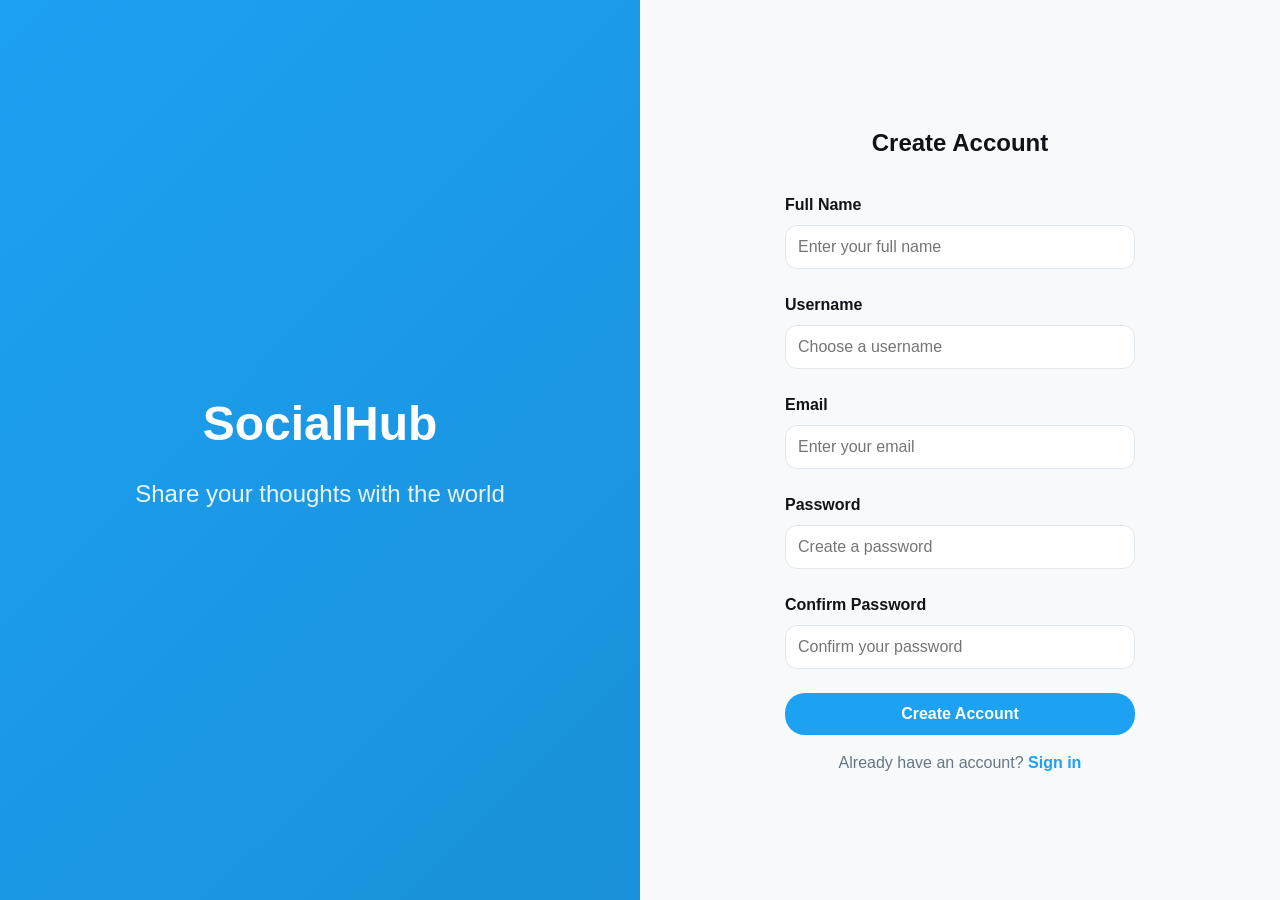
<file: SocialHub/register.html>
<!DOCTYPE html>
<html lang="en">
<head>
  <meta charset="UTF-8">
  <meta name="viewport" content="width=device-width, initial-scale=1.0">
  <title>Sign Up - SocialHub</title>
  <link rel="stylesheet" href="css/style.css">
</head>
<body>
  <div style="display: flex; height: 100vh;">
    <!-- Left side -->
    <div style="flex: 1; background: linear-gradient(135deg, #1da1f2 0%, #1a91da 100%); display: flex; flex-direction: column; justify-content: center; align-items: center; color: white; padding: 2rem;">
      <div style="text-align: center;">
        <h1 style="font-size: 3rem; margin-bottom: 1rem;">SocialHub</h1>
        <p style="font-size: 1.5rem; opacity: 0.9;">Share your thoughts with the world</p>
      </div>
    </div>

    <!-- Right side -->
    <div style="flex: 1; display: flex; justify-content: center; align-items: center; padding: 2rem; overflow-y: auto;">
      <div style="width: 100%; max-width: 350px;">
        <h2 style="margin-bottom: 2rem; text-align: center;">Create Account</h2>

        <form id="register-form">
          <div class="form-group">
            <label for="name">Full Name</label>
            <input type="text" id="name" name="name" placeholder="Enter your full name" required>
          </div>

          <div class="form-group">
            <label for="username">Username</label>
            <input type="text" id="username" name="username" placeholder="Choose a username" required>
          </div>

          <div class="form-group">
            <label for="email">Email</label>
            <input type="email" id="email" name="email" placeholder="Enter your email" required>
          </div>

          <div class="form-group">
            <label for="password">Password</label>
            <input type="password" id="password" name="password" placeholder="Create a password" required>
          </div>

          <div class="form-group">
            <label for="confirm-password">Confirm Password</label>
            <input type="password" id="confirm-password" name="confirm-password" placeholder="Confirm your password" required>
          </div>

          <button type="submit" class="btn btn-primary" style="width: 100%; padding: 0.75rem; font-size: 1rem; margin-bottom: 1rem;">
            Create Account
          </button>
        </form>

        <p style="text-align: center; color: var(--text-secondary);">
          Already have an account? <a href="login.html" style="color: var(--primary); text-decoration: none; font-weight: 600;">Sign in</a>
        </p>
      </div>
    </div>
  </div>

  <script src="js/database.js"></script>
  <script src="js/api.js"></script>
  <script src="js/utils.js"></script>
  <script src="js/auth.js"></script>

  <script>
    document.getElementById('register-form').addEventListener('submit', async (e) => {
      e.preventDefault();
      const name = document.getElementById('name').value;
      const username = document.getElementById('username').value;
      const email = document.getElementById('email').value;
      const password = document.getElementById('password').value;
      const confirmPassword = document.getElementById('confirm-password').value;

      if (password !== confirmPassword) {
        Utils.showNotification('Passwords do not match', 'error');
        return;
      }

      const btn = e.target.querySelector('button');
      btn.disabled = true;
      btn.textContent = 'Creating account...';

      try {
        await SocialAPI.register(name, email, password, username);
        window.location.href = 'index.html';
      } catch (error) {
        Utils.showNotification(error.message, 'error');
        btn.disabled = false;
        btn.textContent = 'Create Account';
      }
    });
  </script>
</body>
</html>
</file>
<file: SocialHub/css/style.css>
/* ========================================
   SOCIALHUB - MAIN STYLESHEET
   ======================================== */

:root {
  --primary: #1da1f2;
  --primary-dark: #1a91da;
  --secondary: #657786;
  --bg: #fff;
  --bg-secondary: #f7f9fa;
  --border: #e1e8ed;
  --text: #0f1419;
  --text-secondary: #657786;
  --danger: #e74c3c;
  --success: #2ecc71;
  --warning: #f39c12;
  --shadow: 0 1px 3px rgba(0, 0, 0, 0.1);
  --shadow-lg: 0 5px 15px rgba(0, 0, 0, 0.2);
  --radius: 12px;
  --transition: all 0.3s ease;
}

* {
  margin: 0;
  padding: 0;
  box-sizing: border-box;
}

html {
  scroll-behavior: smooth;
}

body {
  font-family: -apple-system, BlinkMacSystemFont, 'Segoe UI', Roboto, Oxygen, Ubuntu, Cantarell, sans-serif;
  background-color: var(--bg-secondary);
  color: var(--text);
  line-height: 1.5;
}

body.dark-mode {
  --bg: #0f0f0f;
  --bg-secondary: #15181c;
  --border: #2f3336;
  --text: #e1e8ed;
  --text-secondary: #71767b;
}

/* ========================================
   NAVBAR
   ======================================== */

.navbar {
  position: fixed;
  top: 0;
  left: 0;
  right: 0;
  height: 60px;
  background-color: var(--bg);
  border-bottom: 1px solid var(--border);
  z-index: 1000;
  display: flex;
  align-items: center;
  padding: 0 1rem;
  box-shadow: var(--shadow);
}

.navbar-container {
  width: 100%;
  max-width: 1400px;
  margin: 0 auto;
  display: flex;
  justify-content: space-between;
  align-items: center;
  gap: 2rem;
}

.logo {
  font-size: 1.5rem;
  font-weight: 700;
  color: var(--primary);
  text-decoration: none;
  display: flex;
  align-items: center;
  gap: 0.5rem;
}

.nav-center {
  flex: 1;
  display: flex;
  justify-content: center;
}

.search-box {
  width: 100%;
  max-width: 300px;
  padding: 0.5rem 1rem;
  border: 1px solid var(--border);
  border-radius: 20px;
  background-color: var(--bg-secondary);
  color: var(--text);
  font-size: 0.9rem;
  transition: var(--transition);
}

.search-box:focus {
  outline: none;
  background-color: var(--bg);
  border-color: var(--primary);
  box-shadow: 0 0 0 2px rgba(29, 161, 242, 0.2);
}

.nav-right {
  display: flex;
  gap: 1rem;
  align-items: center;
}

.nav-icon {
  width: 40px;
  height: 40px;
  border: none;
  background: none;
  border-radius: 50%;
  cursor: pointer;
  display: flex;
  align-items: center;
  justify-content: center;
  font-size: 1.2rem;
  transition: var(--transition);
}

.nav-icon:hover {
  background-color: rgba(29, 161, 242, 0.1);
  color: var(--primary);
}

.user-avatar-nav {
  width: 36px;
  height: 36px;
  border-radius: 50%;
  cursor: pointer;
  border: 2px solid transparent;
  transition: var(--transition);
}

.user-avatar-nav:hover {
  border-color: var(--primary);
}

.btn {
  padding: 0.5rem 1.5rem;
  border: none;
  border-radius: 20px;
  cursor: pointer;
  font-weight: 600;
  font-size: 0.95rem;
  transition: var(--transition);
}

.btn-primary {
  background-color: var(--primary);
  color: white;
}

.btn-primary:hover {
  background-color: var(--primary-dark);
}

.btn-secondary {
  background-color: transparent;
  color: var(--primary);
  border: 2px solid var(--primary);
}

.btn-secondary:hover {
  background-color: rgba(29, 161, 242, 0.1);
}

.menu-toggle {
  display: none;
  background: none;
  border: none;
  font-size: 1.5rem;
  cursor: pointer;
  color: var(--text);
}

/* ========================================
   MAIN LAYOUT
   ======================================== */

.main-container {
  display: grid;
  grid-template-columns: 280px 1fr 320px;
  gap: 1rem;
  max-width: 1400px;
  margin: 60px auto 0;
  padding: 0 1rem;
}

.sidebar {
  position: sticky;
  top: 70px;
  height: fit-content;
}

.sidebar-nav {
  list-style: none;
  background-color: var(--bg);
  border-radius: var(--radius);
  padding: 0;
  box-shadow: var(--shadow);
}

.sidebar-nav li {
  border-bottom: 1px solid var(--border);
}

.sidebar-nav li:last-child {
  border-bottom: none;
}

.sidebar-nav a {
  display: flex;
  align-items: center;
  gap: 1rem;
  padding: 1rem 1.5rem;
  color: var(--text);
  text-decoration: none;
  transition: var(--transition);
}

.sidebar-nav a:hover {
  background-color: var(--bg-secondary);
  color: var(--primary);
}

.sidebar-nav a.active {
  color: var(--primary);
  border-left: 4px solid var(--primary);
  padding-left: calc(1.5rem - 4px);
}

/* ========================================
   FEED
   ======================================== */

.feed {
  background-color: var(--bg);
  border-radius: var(--radius);
  box-shadow: var(--shadow);
}

.feed-header {
  padding: 1rem 1.5rem;
  border-bottom: 1px solid var(--border);
  position: sticky;
  top: 70px;
  background-color: var(--bg);
  z-index: 100;
  border-radius: var(--radius) var(--radius) 0 0;
}

.feed-header h2 {
  font-size: 1.3rem;
  font-weight: 700;
}

/* ========================================
   POST COMPOSER
   ======================================== */

.post-composer {
  padding: 1.5rem;
  border-bottom: 1px solid var(--border);
  display: flex;
  gap: 1rem;
}

.composer-avatar {
  width: 48px;
  height: 48px;
  border-radius: 50%;
}

.composer-form {
  flex: 1;
}

.composer-textarea {
  width: 100%;
  min-height: 80px;
  padding: 1rem;
  border: 1px solid var(--border);
  border-radius: var(--radius);
  background-color: var(--bg-secondary);
  color: var(--text);
  font-size: 1.1rem;
  font-family: inherit;
  resize: none;
  transition: var(--transition);
}

.composer-textarea:focus {
  outline: none;
  border-color: var(--primary);
  background-color: var(--bg);
}

.composer-actions {
  display: flex;
  justify-content: space-between;
  align-items: center;
  margin-top: 1rem;
  padding-top: 1rem;
  border-top: 1px solid var(--border);
}

.composer-icons {
  display: flex;
  gap: 0.5rem;
}

.composer-icons button {
  width: 36px;
  height: 36px;
  border: none;
  background: none;
  border-radius: 50%;
  cursor: pointer;
  font-size: 1.1rem;
  color: var(--primary);
  transition: var(--transition);
}

.composer-icons button:hover {
  background-color: rgba(29, 161, 242, 0.1);
}

/* ========================================
   POST
   ======================================== */

.post {
  padding: 1.5rem;
  border-bottom: 1px solid var(--border);
  cursor: pointer;
  transition: var(--transition);
}

.post:hover {
  background-color: var(--bg-secondary);
}

.post-header {
  display: flex;
  justify-content: space-between;
  align-items: flex-start;
  margin-bottom: 1rem;
}

.post-user {
  display: flex;
  gap: 0.75rem;
  align-items: center;
  flex: 1;
}

.post-user-info {
  display: flex;
  flex-direction: column;
}

.post-user-name {
  font-weight: 700;
  color: var(--text);
  text-decoration: none;
}

.post-user-handle {
  color: var(--text-secondary);
  font-size: 0.9rem;
}

.post-time {
  color: var(--text-secondary);
  font-size: 0.9rem;
}

.post-avatar {
  width: 48px;
  height: 48px;
  border-radius: 50%;
}

.post-menu {
  background: none;
  border: none;
  cursor: pointer;
  font-size: 1.2rem;
  color: var(--text-secondary);
}

.post-menu:hover {
  color: var(--primary);
}

.post-content {
  margin-bottom: 1rem;
  color: var(--text);
  word-break: break-word;
}

.post-image {
  width: 100%;
  border-radius: var(--radius);
  margin: 1rem 0;
  max-height: 400px;
  object-fit: cover;
}

.post-stats {
  display: flex;
  gap: 2rem;
  padding: 0.75rem 0;
  border-top: 1px solid var(--border);
  border-bottom: 1px solid var(--border);
  margin: 1rem 0;
  font-size: 0.9rem;
  color: var(--text-secondary);
}

.post-stat {
  cursor: pointer;
  transition: var(--transition);
}

.post-stat:hover {
  color: var(--primary);
}

.post-actions {
  display: flex;
  justify-content: space-around;
  margin-top: 0.75rem;
}

.post-action {
  flex: 1;
  padding: 0.75rem;
  border: none;
  background: none;
  cursor: pointer;
  color: var(--text-secondary);
  display: flex;
  align-items: center;
  justify-content: center;
  gap: 0.5rem;
  font-size: 0.95rem;
  transition: var(--transition);
}

.post-action:hover {
  color: var(--primary);
  background-color: rgba(29, 161, 242, 0.1);
  border-radius: var(--radius);
}

.post-action.liked {
  color: #e74c3c;
}

/* ========================================
   RIGHT SIDEBAR
   ======================================== */

.right-sidebar {
  position: sticky;
  top: 70px;
  height: fit-content;
}

.card {
  background-color: var(--bg);
  border-radius: var(--radius);
  padding: 1.5rem;
  box-shadow: var(--shadow);
  margin-bottom: 1rem;
}

.card h3 {
  font-size: 1.1rem;
  margin-bottom: 1rem;
}

.trends-item {
  padding: 1rem 0;
  border-bottom: 1px solid var(--border);
  cursor: pointer;
  transition: var(--transition);
}

.trends-item:hover {
  background-color: var(--bg-secondary);
}

.trends-item:last-child {
  border-bottom: none;
}

.trend-label {
  color: var(--text-secondary);
  font-size: 0.85rem;
}

.trend-title {
  font-weight: 700;
  color: var(--text);
  margin: 0.25rem 0;
}

.trend-count {
  color: var(--text-secondary);
  font-size: 0.85rem;
}

.people-item {
  display: flex;
  align-items: center;
  gap: 0.75rem;
  padding: 0.75rem 0;
  border-bottom: 1px solid var(--border);
}

.people-item:last-child {
  border-bottom: none;
}

.people-avatar {
  width: 40px;
  height: 40px;
  border-radius: 50%;
}

.people-info {
  flex: 1;
}

.people-name {
  font-weight: 600;
  color: var(--text);
  text-decoration: none;
}

.people-handle {
  color: var(--text-secondary);
  font-size: 0.85rem;
}

.people-action {
  padding: 0.35rem 1rem;
  font-size: 0.85rem;
  border-radius: 20px;
}

/* ========================================
   PROFILE PAGE
   ======================================== */

.profile-header {
  background-color: var(--bg);
}

.profile-cover {
  width: 100%;
  height: 300px;
  object-fit: cover;
}

.profile-info {
  padding: 0 1.5rem;
  margin-top: -80px;
  position: relative;
  z-index: 10;
  display: flex;
  justify-content: space-between;
  align-items: flex-end;
  padding-bottom: 1.5rem;
}

.profile-avatar {
  width: 140px;
  height: 140px;
  border-radius: 50%;
  border: 4px solid var(--bg);
  object-fit: cover;
}

.profile-details {
  flex: 1;
  padding: 0 1.5rem;
}

.profile-name {
  font-size: 1.3rem;
  font-weight: 700;
}

.profile-handle {
  color: var(--text-secondary);
  font-size: 0.95rem;
}

.profile-bio {
  margin: 0.5rem 0;
  color: var(--text);
}

.profile-meta {
  display: flex;
  gap: 1rem;
  margin-top: 0.75rem;
  font-size: 0.9rem;
}

.profile-meta-item {
  color: var(--text-secondary);
}

.profile-stats {
  display: flex;
  gap: 2rem;
  padding: 1.5rem;
  border-top: 1px solid var(--border);
  border-bottom: 1px solid var(--border);
}

.profile-stat {
  text-align: center;
}

.profile-stat-value {
  font-size: 1.3rem;
  font-weight: 700;
  color: var(--text);
}

.profile-stat-label {
  color: var(--text-secondary);
  font-size: 0.85rem;
}

/* ========================================
   FORMS
   ======================================== */

.form-group {
  margin-bottom: 1.5rem;
}

label {
  display: block;
  margin-bottom: 0.5rem;
  font-weight: 600;
  color: var(--text);
}

input[type="text"],
input[type="email"],
input[type="password"],
input[type="date"],
textarea,
select {
  width: 100%;
  padding: 0.75rem;
  border: 1px solid var(--border);
  border-radius: var(--radius);
  background-color: var(--bg);
  color: var(--text);
  font-family: inherit;
  font-size: 1rem;
  transition: var(--transition);
}

input:focus,
textarea:focus,
select:focus {
  outline: none;
  border-color: var(--primary);
  box-shadow: 0 0 0 3px rgba(29, 161, 242, 0.1);
}

textarea {
  resize: vertical;
  min-height: 100px;
}

/* ========================================
   MODAL
   ======================================== */

.modal {
  display: none;
  position: fixed;
  top: 0;
  left: 0;
  right: 0;
  bottom: 0;
  background-color: rgba(0, 0, 0, 0.5);
  z-index: 2000;
  align-items: center;
  justify-content: center;
  opacity: 0;
  transition: opacity 0.3s ease;
}

.modal.active {
  opacity: 1;
}

.modal-content {
  background-color: var(--bg);
  border-radius: var(--radius);
  padding: 2rem;
  width: 90%;
  max-width: 500px;
  box-shadow: var(--shadow-lg);
  max-height: 90vh;
  overflow-y: auto;
}

.modal-header {
  display: flex;
  justify-content: space-between;
  align-items: center;
  margin-bottom: 1.5rem;
  padding-bottom: 1rem;
  border-bottom: 1px solid var(--border);
}

.modal-header h2 {
  margin: 0;
}

.modal-close {
  background: none;
  border: none;
  font-size: 1.5rem;
  cursor: pointer;
  color: var(--text-secondary);
  transition: var(--transition);
}

.modal-close:hover {
  color: var(--text);
}

/* ========================================
   NOTIFICATIONS
   ======================================== */

.notification {
  position: fixed;
  top: 80px;
  right: 1rem;
  padding: 1rem 1.5rem;
  border-radius: var(--radius);
  color: white;
  font-weight: 500;
  box-shadow: var(--shadow-lg);
  opacity: 0;
  transform: translateX(400px);
  transition: var(--transition);
  z-index: 3000;
}

.notification.show {
  opacity: 1;
  transform: translateX(0);
}

.notification.success {
  background-color: var(--success);
}

.notification.error {
  background-color: var(--danger);
}

.notification.info {
  background-color: var(--primary);
}

.notification.warning {
  background-color: var(--warning);
}

/* ========================================
   SPINNER
   ======================================== */

.spinner {
  width: 40px;
  height: 40px;
  border: 3px solid var(--border);
  border-top-color: var(--primary);
  border-radius: 50%;
  animation: spin 0.8s linear infinite;
  margin: 2rem auto;
}

@keyframes spin {
  to { transform: rotate(360deg); }
}

/* ========================================
   HASHTAGS & TAGS
   ======================================== */

.hashtag {
  display: inline-block;
  color: var(--primary);
  text-decoration: none;
  font-weight: 500;
  cursor: pointer;
  transition: var(--transition);
}

.hashtag:hover {
  text-decoration: underline;
}

.tag-list {
  display: flex;
  flex-wrap: wrap;
  gap: 0.5rem;
  margin-top: 0.5rem;
}

.tag {
  display: inline-block;
  background-color: var(--bg-secondary);
  color: var(--text-secondary);
  padding: 0.25rem 0.75rem;
  border-radius: 20px;
  font-size: 0.85rem;
  cursor: pointer;
  transition: var(--transition);
}

.tag:hover {
  background-color: rgba(29, 161, 242, 0.1);
  color: var(--primary);
}

.post-edited {
  font-size: 0.75rem;
  color: var(--text-secondary);
  margin-top: 0.25rem;
  font-style: italic;
}

/* ========================================
   UTILITIES
   ======================================== */

.text-center { text-align: center; }
.text-muted { color: var(--text-secondary); }
.mt-1 { margin-top: 0.5rem; }
.mt-2 { margin-top: 1rem; }
.mb-1 { margin-bottom: 0.5rem; }
.mb-2 { margin-bottom: 1rem; }

/* ========================================
   RESPONSIVE
   ======================================== */

@media (max-width: 1200px) {
  .main-container {
    grid-template-columns: 200px 1fr 280px;
  }
}

@media (max-width: 992px) {
  .main-container {
    grid-template-columns: 1fr;
  }

  .sidebar {
    position: fixed;
    left: -100%;
    top: 60px;
    width: 100%;
    height: 100vh;
    background-color: var(--bg);
    z-index: 999;
    padding: 1rem;
    transition: left 0.3s ease;
  }

  .sidebar.active {
    left: 0;
  }

  .right-sidebar {
    display: none;
  }

  .menu-toggle {
    display: block;
  }
}

@media (max-width: 768px) {
  .navbar-container {
    gap: 0.5rem;
  }

  .search-box {
    max-width: 200px;
  }

  .nav-right {
    gap: 0.5rem;
  }

  .post {
    padding: 1rem;
  }

  .post-avatar {
    width: 40px;
    height: 40px;
  }

  .profile-info {
    flex-direction: column;
    align-items: flex-start;
  }

  .profile-avatar {
    width: 100px;
    height: 100px;
  }

  .profile-stats {
    flex-direction: row;
    justify-content: space-around;
  }

  .modal-content {
    width: 95%;
    padding: 1.5rem;
  }
}

@media (max-width: 480px) {
  .navbar {
    padding: 0 0.5rem;
  }

  .navbar-container {
    gap: 0;
  }

  .logo {
    font-size: 1.2rem;
  }

  .search-box {
    display: none;
  }

  .nav-right {
    gap: 0.25rem;
  }

  .nav-icon {
    width: 36px;
    height: 36px;
  }

  .feed {
    border-radius: 0;
  }

  .post {
    padding: 0.75rem;
  }

  .post-header {
    margin-bottom: 0.75rem;
  }

  .post-stats {
    gap: 1rem;
    padding: 0.5rem 0;
  }

  .post-actions {
    gap: 0;
  }

  .post-action {
    padding: 0.5rem;
    font-size: 0.85rem;
  }

  .modal-content {
    width: 100%;
    max-height: 100vh;
    border-radius: 0;
  }
}
</file>
